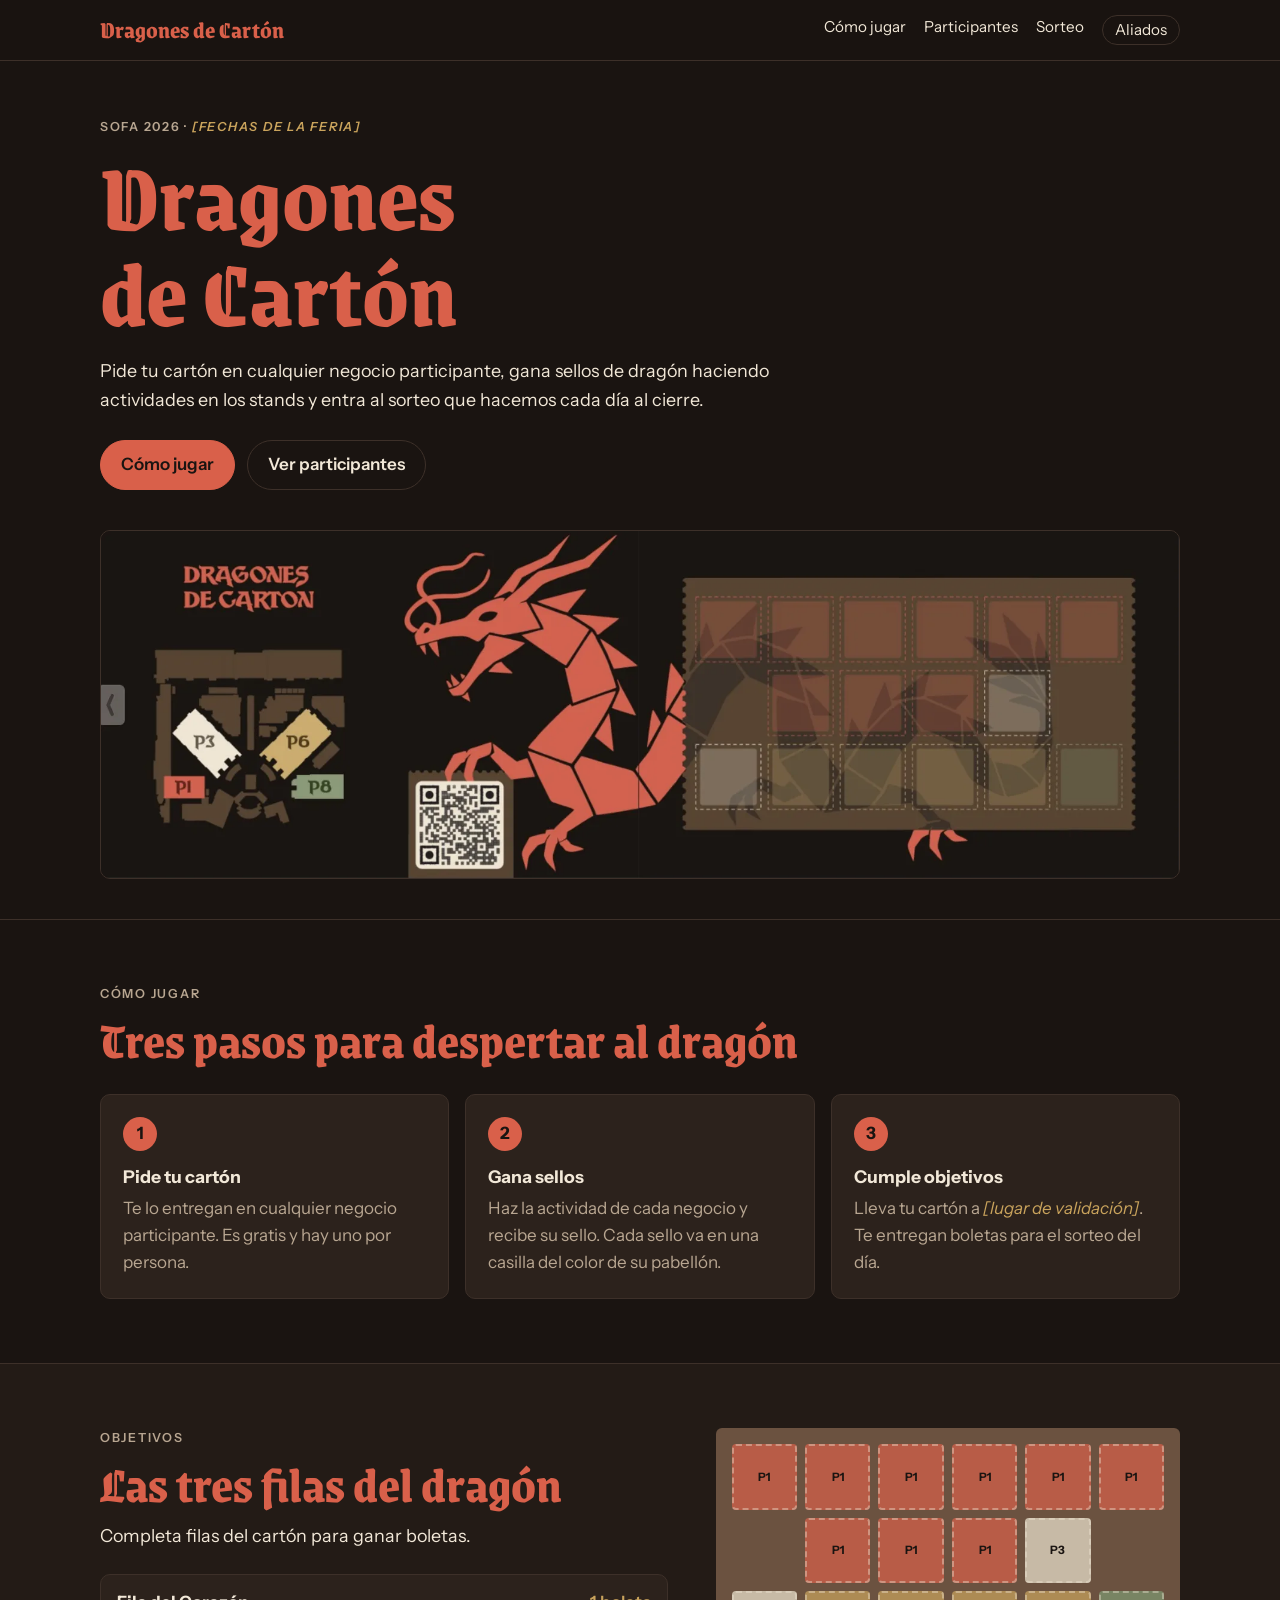
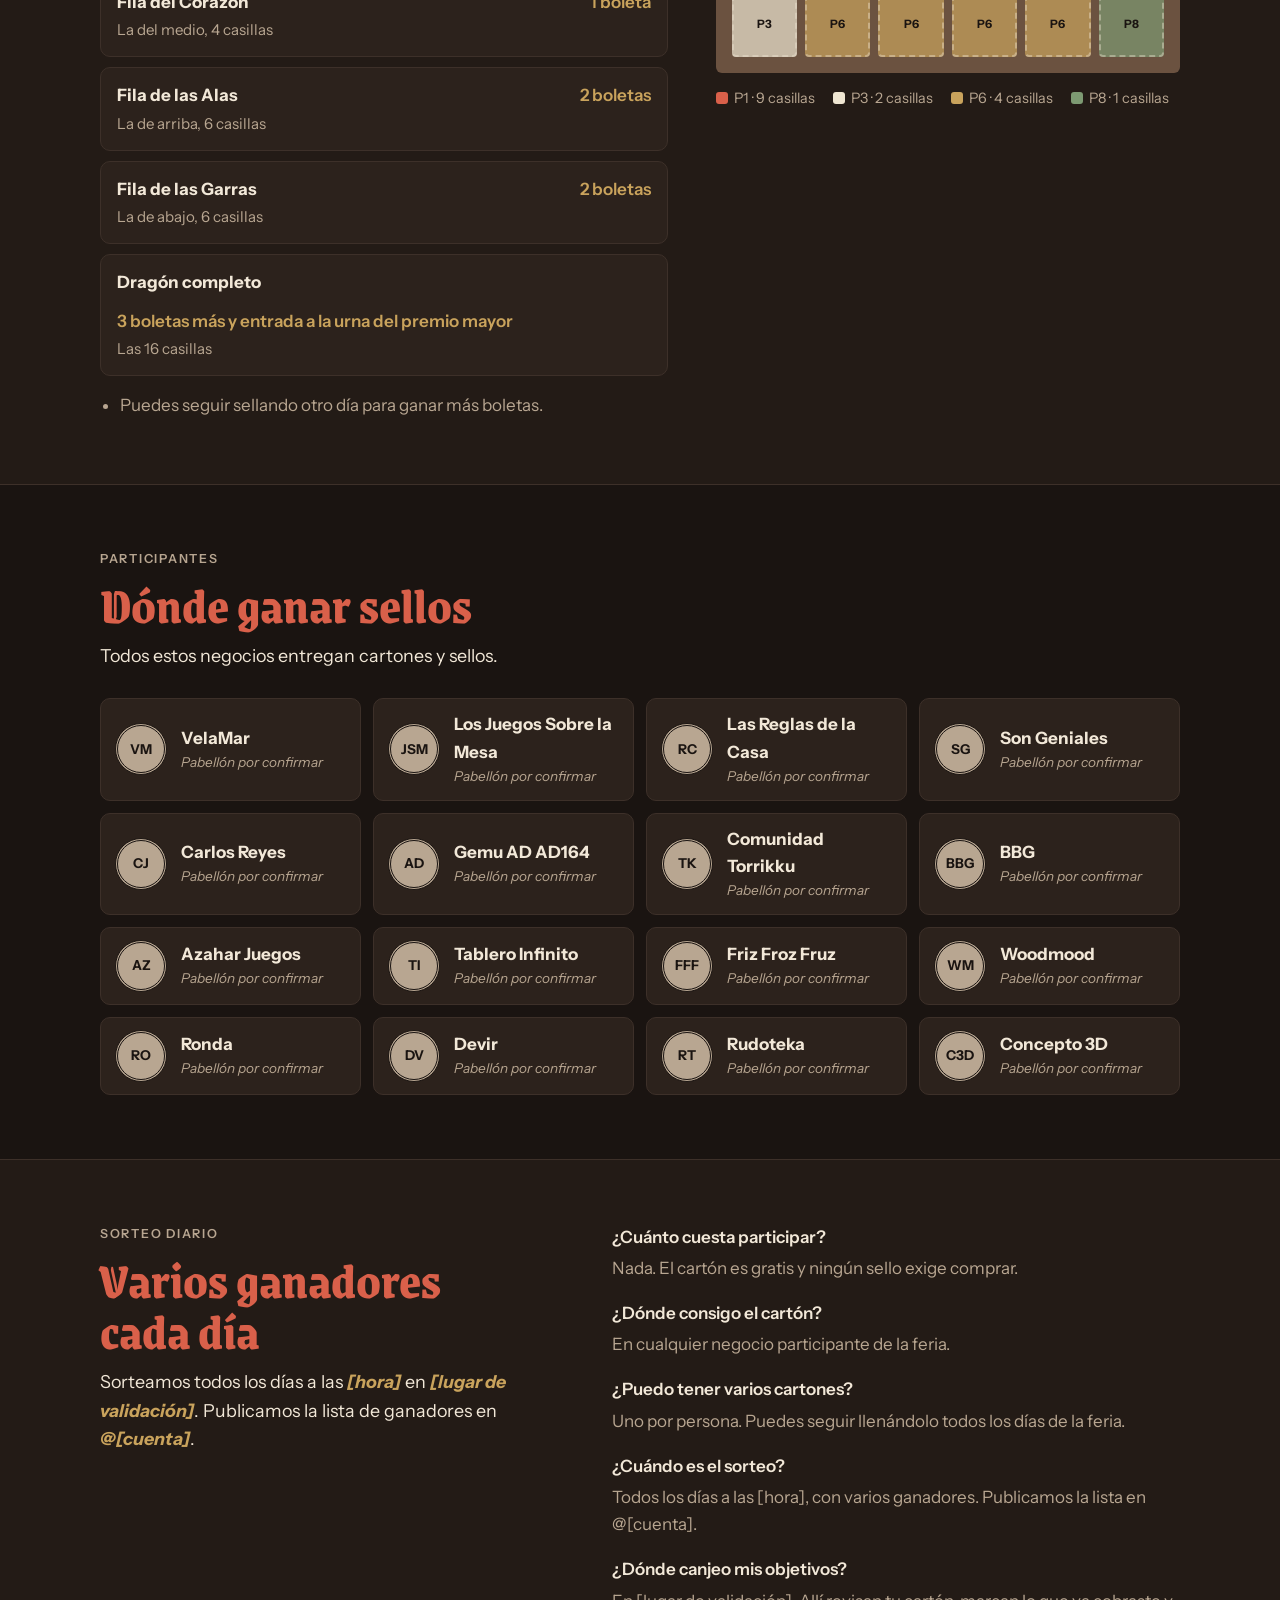
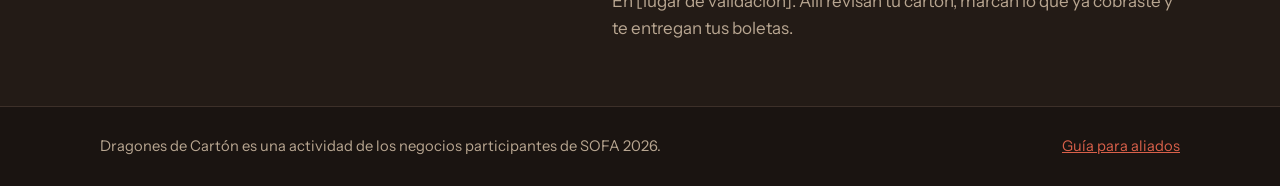
<file: index.html>
<!doctype html>
<html lang="es">
<head>
  <meta charset="utf-8">
  <meta name="viewport" content="width=device-width, initial-scale=1">
  <title>Dragones de Cartón · SOFA 2026</title>
  <meta name="description" content="Recorre la feria, gana sellos de dragón en los negocios participantes y entra al sorteo diario de premios.">
  <meta property="og:title" content="Dragones de Cartón · SOFA 2026">
  <meta property="og:description" content="Recorre la feria, gana sellos de dragón y entra al sorteo diario de premios.">
  <meta property="og:image" content="https://dragonesdecarton.netlify.app/assets/img/og.jpg">
  <meta property="og:url" content="https://dragonesdecarton.netlify.app/">
  <meta property="og:type" content="website">
  <meta name="theme-color" content="#1a1411">
  <link rel="icon" href="/assets/img/favicon.svg" type="image/svg+xml">
  <link rel="preconnect" href="https://fonts.googleapis.com">
  <link rel="preconnect" href="https://fonts.gstatic.com" crossorigin>
  <link rel="stylesheet" href="https://fonts.googleapis.com/css2?family=Grenze+Gotisch:wght@600;800&family=Instrument+Sans:wght@400;500;600;700&display=swap">
  <link rel="stylesheet" href="assets/css/styles.css">
</head>
<body>
  <a class="skip" href="#contenido">Saltar al contenido</a>

  <header class="topbar">
    <div class="wrap topbar__in">
      <a class="brand" href="index.html">Dragones de Cartón</a>
      <nav class="nav" aria-label="Principal">
        <a href="#como">Cómo jugar</a>
        <a href="#participantes">Participantes</a>
        <a href="#sorteo">Sorteo</a>
        <a href="aliados.html" class="nav__aliados">Aliados</a>
      </nav>
    </div>
  </header>

  <main id="contenido">
    <section class="hero">
      <div class="wrap hero__in">
        <div class="hero__text">
          <p class="eyebrow"><span data-dc="evento.feria"></span> · <span data-dc="evento.fechas"></span></p>
          <h1>Dragones<br>de Cartón</h1>
          <p class="lede">Pide tu cartón en cualquier negocio participante, gana sellos de dragón haciendo actividades en los stands y entra al sorteo que hacemos cada día al cierre.</p>
          <div class="cta">
            <a class="btn btn--primary" href="#como">Cómo jugar</a>
            <a class="btn" href="#participantes">Ver participantes</a>
          </div>
        </div>
        <figure class="hero__carton">
          <picture>
            <source srcset="assets/img/carton.webp" type="image/webp">
            <img src="assets/img/carton.jpg" alt="El cartón de Dragones de Cartón: mapa de pabellones, un dragón rojo y una cuadrícula de 16 casillas para sellos" width="1800" height="581">
          </picture>
        </figure>
      </div>
    </section>

    <section id="como" class="section">
      <div class="wrap">
        <p class="eyebrow">Cómo jugar</p>
        <h2>Tres pasos para despertar al dragón</h2>
        <ol class="steps">
          <li>
            <h3>Pide tu cartón</h3>
            <p>Te lo entregan en cualquier negocio participante. Es gratis y hay uno por persona.</p>
          </li>
          <li>
            <h3>Gana sellos</h3>
            <p>Haz la actividad de cada negocio y recibe su sello. Cada sello va en una casilla del color de su pabellón.</p>
          </li>
          <li>
            <h3>Cumple objetivos</h3>
            <p>Lleva tu cartón a <span data-dc="evento.lugarValidacion"></span>. Te entregan boletas para el sorteo del día.</p>
          </li>
        </ol>
      </div>
    </section>

    <section id="reglas" class="section section--alt">
      <div class="wrap reglas">
        <div>
          <p class="eyebrow">Objetivos</p>
          <h2 data-mecanica="nombre"></h2>
          <p class="lede" data-mecanica="resumen"></p>
          <ul class="objetivos" data-mecanica="objetivos"></ul>
          <ul class="extras" data-mecanica="extras"></ul>
        </div>
        <div>
          <div class="carton-grid" data-carton aria-label="Distribución de casillas del cartón por pabellón"></div>
          <ul class="legend" data-legend></ul>
        </div>
      </div>
    </section>

    <section id="participantes" class="section">
      <div class="wrap">
        <p class="eyebrow">Participantes</p>
        <h2>Dónde ganar sellos</h2>
        <p class="lede">Todos estos negocios entregan cartones y sellos.</p>
        <ul class="participantes" data-participantes></ul>
      </div>
    </section>

    <section id="sorteo" class="section section--alt">
      <div class="wrap sorteo">
        <div>
          <p class="eyebrow">Sorteo diario</p>
          <h2>Varios ganadores cada día</h2>
          <p class="lede">Sorteamos todos los días a las <strong data-dc="evento.horaSorteo"></strong> en <strong data-dc="evento.lugarValidacion"></strong>. Publicamos la lista de ganadores en <strong data-dc="evento.cuentaRedes"></strong>.</p>
        </div>
        <dl class="faq" data-faq></dl>
      </div>
    </section>
  </main>

  <footer class="footer">
    <div class="wrap footer__in">
      <p>Dragones de Cartón es una actividad de los negocios participantes de <span data-dc="evento.feria"></span>.</p>
      <a href="aliados.html">Guía para aliados</a>
    </div>
  </footer>

  <script src="assets/js/data.js"></script>
  <script src="assets/js/main.js"></script>
</body>
</html>
</file>
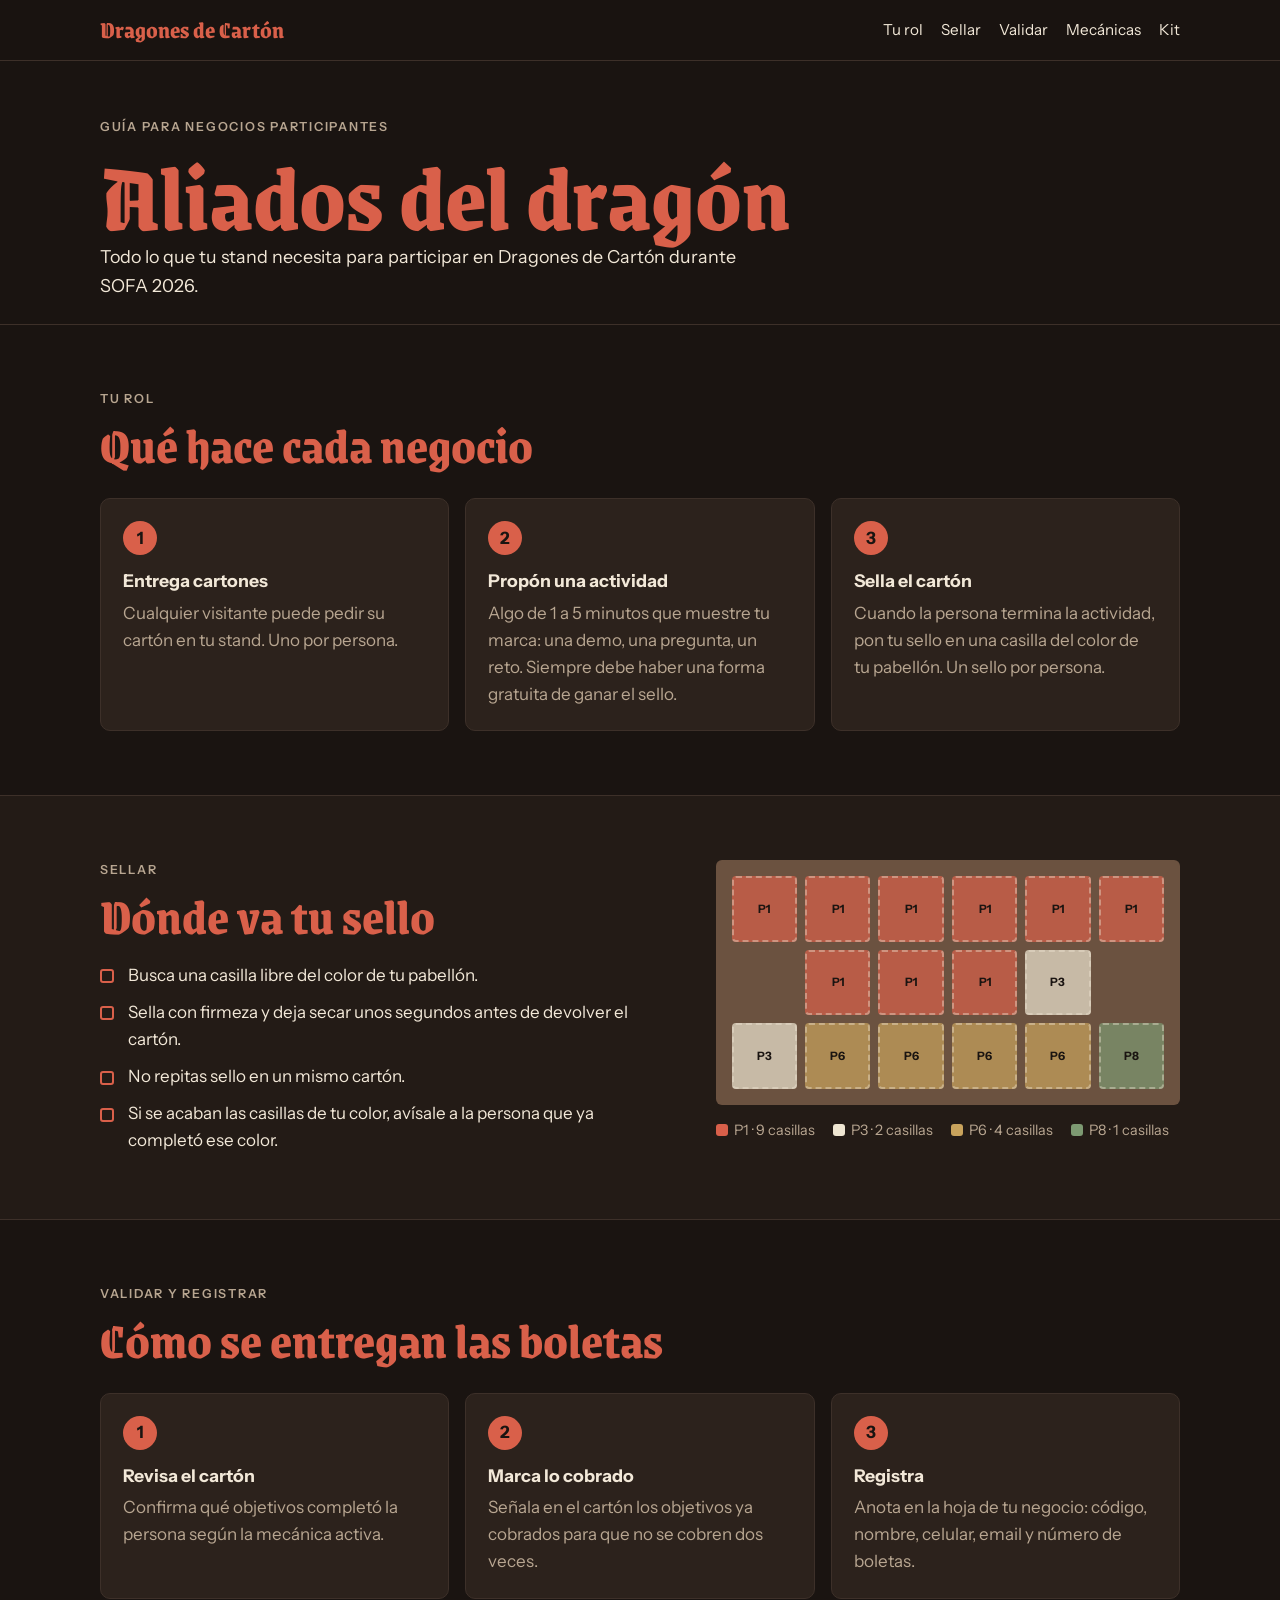
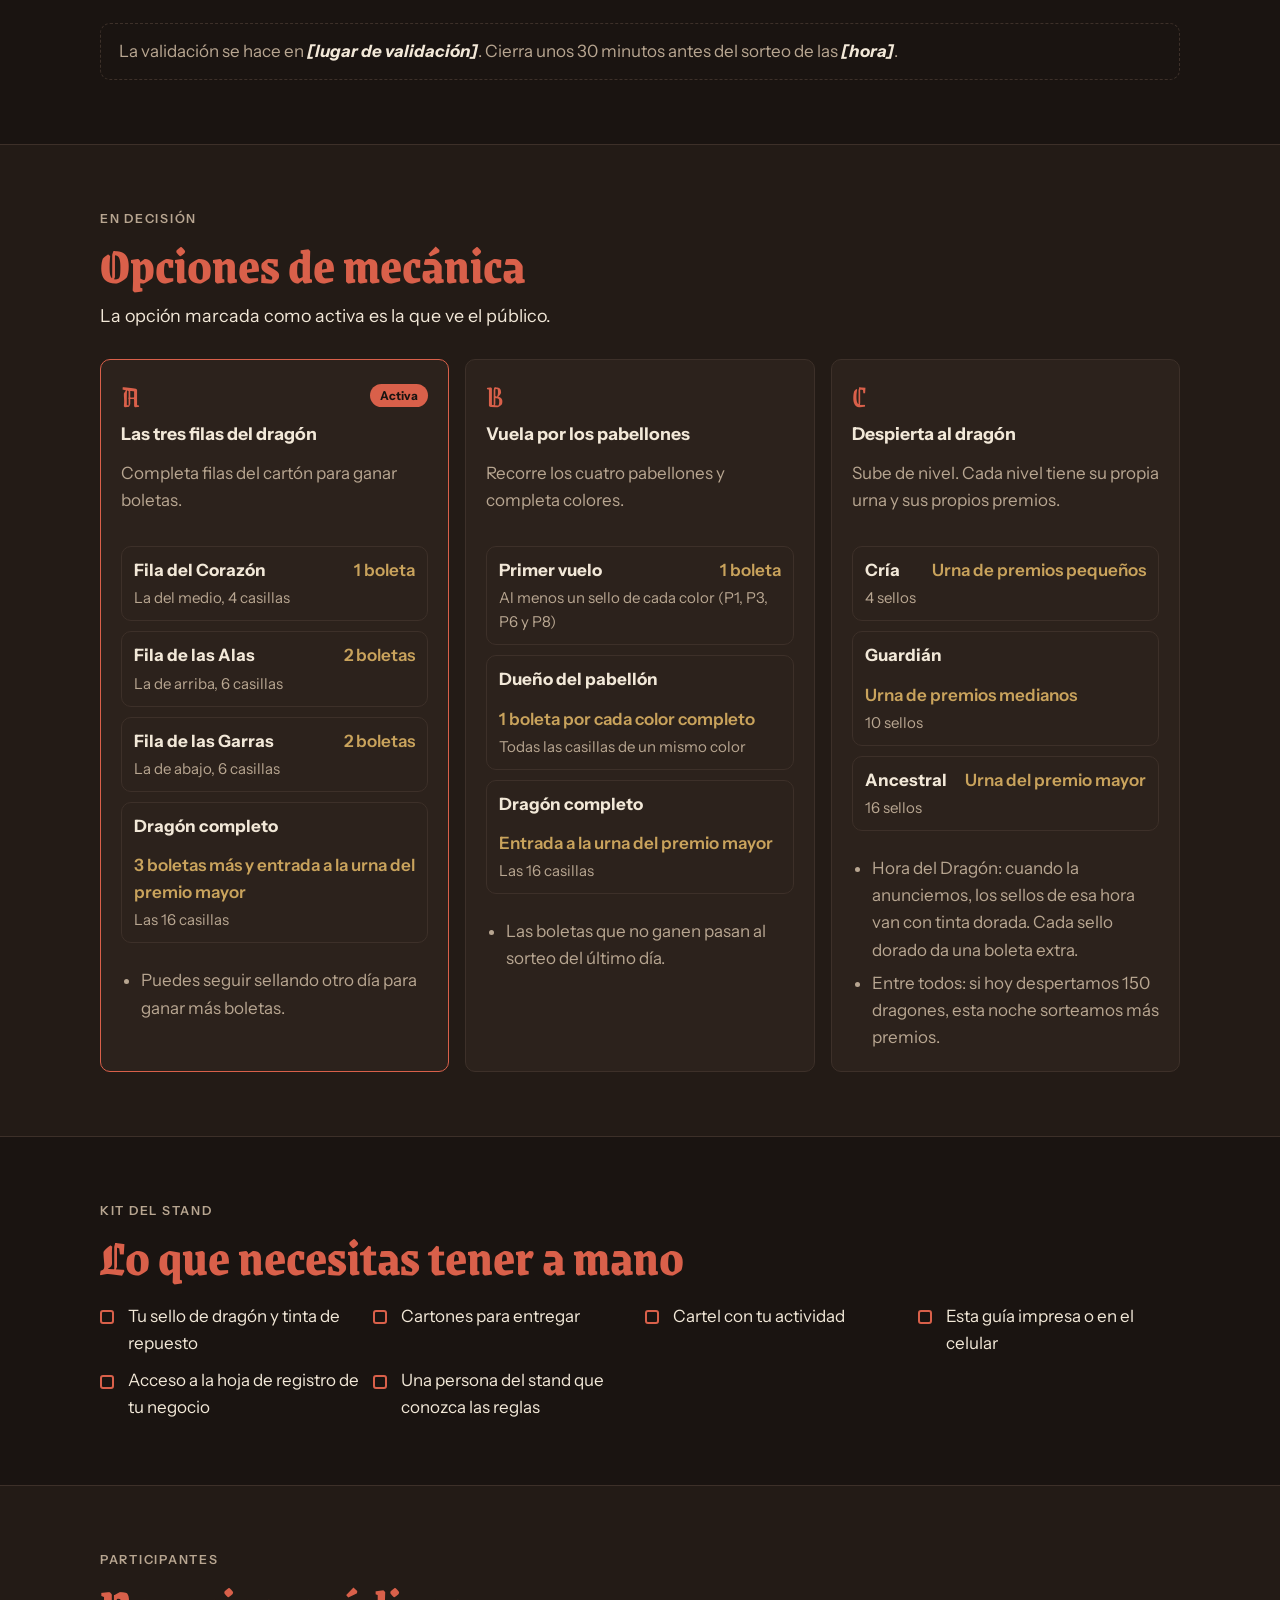
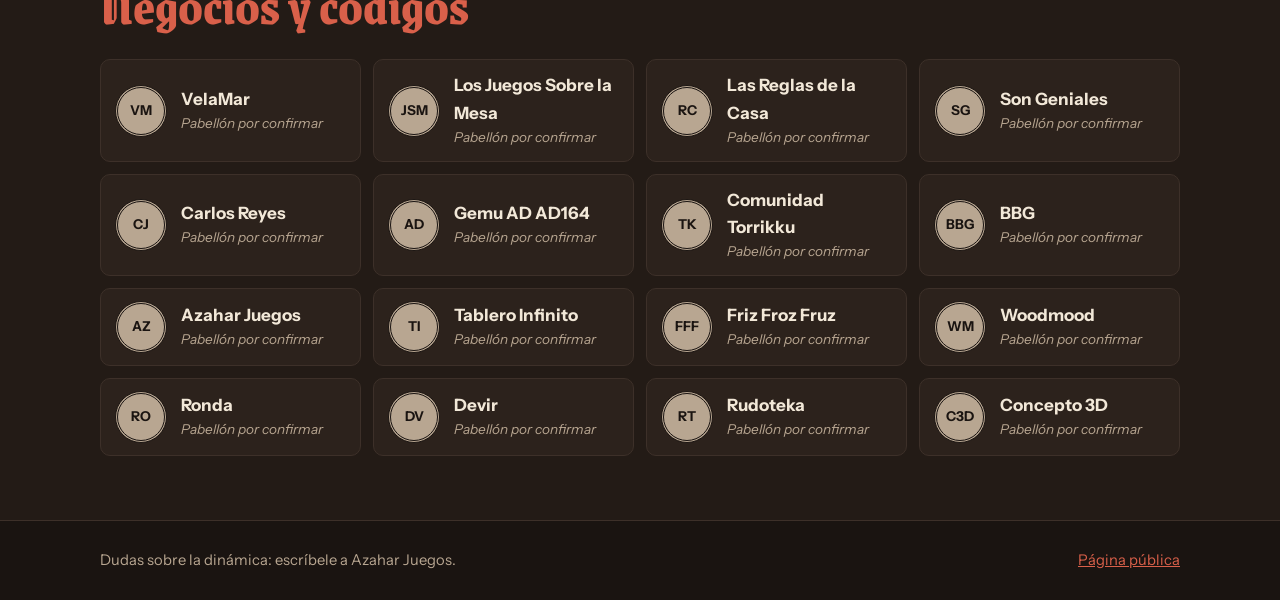
<file: aliados.html>
<!doctype html>
<html lang="es">
<head>
  <meta charset="utf-8">
  <meta name="viewport" content="width=device-width, initial-scale=1">
  <title>Guía para aliados · Dragones de Cartón</title>
  <meta name="description" content="Qué hace cada negocio participante en Dragones de Cartón: entregar cartones, sellar, validar y registrar boletas.">
  <meta name="robots" content="noindex">
  <meta name="theme-color" content="#1a1411">
  <link rel="icon" href="/assets/img/favicon.svg" type="image/svg+xml">
  <link rel="preconnect" href="https://fonts.googleapis.com">
  <link rel="preconnect" href="https://fonts.gstatic.com" crossorigin>
  <link rel="stylesheet" href="https://fonts.googleapis.com/css2?family=Grenze+Gotisch:wght@600;800&family=Instrument+Sans:wght@400;500;600;700&display=swap">
  <link rel="stylesheet" href="assets/css/styles.css">
</head>
<body>
  <a class="skip" href="#contenido">Saltar al contenido</a>

  <header class="topbar">
    <div class="wrap topbar__in">
      <a class="brand" href="index.html">Dragones de Cartón</a>
      <nav class="nav" aria-label="Guía">
        <a href="#rol">Tu rol</a>
        <a href="#sellar">Sellar</a>
        <a href="#validar">Validar</a>
        <a href="#mecanicas">Mecánicas</a>
        <a href="#kit">Kit</a>
      </nav>
    </div>
  </header>

  <main id="contenido">
    <section class="hero hero--small">
      <div class="wrap">
        <p class="eyebrow">Guía para negocios participantes</p>
        <h1>Aliados del dragón</h1>
        <p class="lede">Todo lo que tu stand necesita para participar en Dragones de Cartón durante <span data-dc="evento.feria"></span>.</p>
      </div>
    </section>

    <section id="rol" class="section">
      <div class="wrap">
        <p class="eyebrow">Tu rol</p>
        <h2>Qué hace cada negocio</h2>
        <ol class="steps">
          <li>
            <h3>Entrega cartones</h3>
            <p>Cualquier visitante puede pedir su cartón en tu stand. Uno por persona.</p>
          </li>
          <li>
            <h3>Propón una actividad</h3>
            <p>Algo de 1 a 5 minutos que muestre tu marca: una demo, una pregunta, un reto. Siempre debe haber una forma gratuita de ganar el sello.</p>
          </li>
          <li>
            <h3>Sella el cartón</h3>
            <p>Cuando la persona termina la actividad, pon tu sello en una casilla del color de tu pabellón. Un sello por persona.</p>
          </li>
        </ol>
      </div>
    </section>

    <section id="sellar" class="section section--alt">
      <div class="wrap reglas">
        <div>
          <p class="eyebrow">Sellar</p>
          <h2>Dónde va tu sello</h2>
          <ul class="checklist">
            <li>Busca una casilla libre del color de tu pabellón.</li>
            <li>Sella con firmeza y deja secar unos segundos antes de devolver el cartón.</li>
            <li>No repitas sello en un mismo cartón.</li>
            <li>Si se acaban las casillas de tu color, avísale a la persona que ya completó ese color.</li>
          </ul>
        </div>
        <div>
          <div class="carton-grid" data-carton aria-label="Distribución de casillas del cartón por pabellón"></div>
          <ul class="legend" data-legend></ul>
        </div>
      </div>
    </section>

    <section id="validar" class="section">
      <div class="wrap">
        <p class="eyebrow">Validar y registrar</p>
        <h2>Cómo se entregan las boletas</h2>
        <ol class="steps">
          <li>
            <h3>Revisa el cartón</h3>
            <p>Confirma qué objetivos completó la persona según la mecánica activa.</p>
          </li>
          <li>
            <h3>Marca lo cobrado</h3>
            <p>Señala en el cartón los objetivos ya cobrados para que no se cobren dos veces.</p>
          </li>
          <li>
            <h3>Registra</h3>
            <p>Anota en la hoja de tu negocio: código, nombre, celular, email y número de boletas.</p>
          </li>
        </ol>
        <p class="note">La validación se hace en <strong data-dc="evento.lugarValidacion"></strong>. Cierra unos 30 minutos antes del sorteo de las <strong data-dc="evento.horaSorteo"></strong>.</p>
      </div>
    </section>

    <section id="mecanicas" class="section section--alt">
      <div class="wrap">
        <p class="eyebrow">En decisión</p>
        <h2>Opciones de mecánica</h2>
        <p class="lede">La opción marcada como activa es la que ve el público.</p>
        <div class="mecanicas" data-mecanicas></div>
      </div>
    </section>

    <section id="kit" class="section">
      <div class="wrap">
        <p class="eyebrow">Kit del stand</p>
        <h2>Lo que necesitas tener a mano</h2>
        <ul class="checklist checklist--cols">
          <li>Tu sello de dragón y tinta de repuesto</li>
          <li>Cartones para entregar</li>
          <li>Cartel con tu actividad</li>
          <li>Esta guía impresa o en el celular</li>
          <li>Acceso a la hoja de registro de tu negocio</li>
          <li>Una persona del stand que conozca las reglas</li>
        </ul>
      </div>
    </section>

    <section class="section section--alt">
      <div class="wrap">
        <p class="eyebrow">Participantes</p>
        <h2>Negocios y códigos</h2>
        <ul class="participantes" data-participantes></ul>
      </div>
    </section>
  </main>

  <footer class="footer">
    <div class="wrap footer__in">
      <p>Dudas sobre la dinámica: escríbele a Azahar Juegos.</p>
      <a href="index.html">Página pública</a>
    </div>
  </footer>

  <script src="assets/js/data.js"></script>
  <script src="assets/js/main.js"></script>
</body>
</html>
</file>
<file: assets/css/styles.css>
/*
 * Dragones de Cartón · estilos
 * Paleta tomada del cartón impreso: fondo casi negro, dragón coral,
 * marrones de cartón y los colores de los cuatro pabellones.
 */
:root {
  --bg: #1a1411;
  --bg-alt: #231b16;
  --surface: #2c221c;
  --line: #3d3029;
  --ink: #f2e8d8;
  --muted: #b8a691;
  --dragon: #d9604a;
  --dragon-ink: #1a1411;
  --kraft: #6b5240;

  /* Pabellones (ajustar a los valores exactos del cartón) */
  --p1: #d9604a;
  --p3: #efe6d2;
  --p6: #c9a35c;
  --p8: #7d9a72;

  --f-display: "Grenze Gotisch", Georgia, serif;
  --f-body: "Instrument Sans", system-ui, -apple-system, "Segoe UI", sans-serif;

  --radius: 10px;
  --wrap: 1120px;
  color-scheme: dark;
}

*,
*::before,
*::after { box-sizing: border-box; }

html { scroll-behavior: smooth; scroll-padding-top: 72px; }
@media (prefers-reduced-motion: reduce) { html { scroll-behavior: auto; } }

body {
  margin: 0;
  background: var(--bg);
  color: var(--ink);
  font-family: var(--f-body);
  font-size: 17px;
  line-height: 1.6;
}

img { max-width: 100%; height: auto; display: block; }
a { color: var(--dragon); }
:focus-visible { outline: 2px solid var(--dragon); outline-offset: 3px; }

.wrap { max-width: var(--wrap); margin: 0 auto; padding-inline: 20px; }

.skip { position: absolute; left: -999px; top: 8px; background: var(--dragon); color: var(--dragon-ink); padding: 8px 12px; border-radius: 6px; z-index: 20; }
.skip:focus { left: 8px; }

h1, h2 { font-family: var(--f-display); font-weight: 800; line-height: 1; margin: 0; text-wrap: balance; color: var(--dragon); }
h1 { font-size: clamp(3.2rem, 9vw, 6rem); }
h2 { font-size: clamp(2.2rem, 5vw, 3.2rem); margin-bottom: 12px; }
h3 { font-size: 1.1rem; margin: 0 0 4px; }
p { margin: 0; }

.eyebrow { font-size: .78rem; font-weight: 600; letter-spacing: .14em; text-transform: uppercase; color: var(--muted); margin-bottom: 10px; }
.lede { font-size: 1.12rem; max-width: 38em; color: var(--ink); }
.muted { color: var(--muted); }
.pending { color: var(--p6); font-style: italic; }

/* Barra superior */
.topbar { position: sticky; top: 0; z-index: 10; background: color-mix(in srgb, var(--bg) 92%, transparent); backdrop-filter: blur(6px); border-bottom: 1px solid var(--line); }
.topbar__in { display: flex; align-items: center; justify-content: space-between; gap: 16px; min-height: 60px; flex-wrap: wrap; }
.brand { font-family: var(--f-display); font-weight: 800; font-size: 1.5rem; color: var(--dragon); text-decoration: none; }
.nav { display: flex; gap: 18px; flex-wrap: wrap; }
.nav a { color: var(--ink); text-decoration: none; font-size: .95rem; }
.nav a:hover { color: var(--dragon); }
.nav__aliados { border: 1px solid var(--line); border-radius: 99px; padding: 2px 12px; }

/* Hero */
.hero { padding-block: 56px 40px; }
.hero--small { padding-block: 56px 24px; }
.hero__in { display: grid; gap: 40px; }
.hero__text .lede { margin-top: 18px; }
.hero__carton { margin: 0; border-radius: var(--radius); overflow: hidden; border: 1px solid var(--line); }
.cta { display: flex; gap: 12px; flex-wrap: wrap; margin-top: 26px; }

.btn { display: inline-block; padding: 10px 20px; border-radius: 99px; border: 1px solid var(--line); color: var(--ink); text-decoration: none; font-weight: 600; }
.btn:hover { border-color: var(--dragon); }
.btn--primary { background: var(--dragon); border-color: var(--dragon); color: var(--dragon-ink); }
.btn--primary:hover { filter: brightness(1.08); }

/* Secciones */
.section { padding-block: 64px; border-top: 1px solid var(--line); }
.section--alt { background: var(--bg-alt); }

/* Pasos */
.steps { list-style: none; padding: 0; margin: 28px 0 0; display: grid; grid-template-columns: repeat(auto-fit, minmax(240px, 1fr)); gap: 16px; counter-reset: s; }
.steps li { counter-increment: s; background: var(--surface); border: 1px solid var(--line); border-radius: var(--radius); padding: 22px; }
.steps li::before { content: counter(s); display: grid; place-items: center; width: 34px; height: 34px; border-radius: 50%; background: var(--dragon); color: var(--dragon-ink); font-weight: 700; margin-bottom: 12px; }
.steps p { color: var(--muted); }

/* Reglas y cartón */
.reglas { display: grid; grid-template-columns: minmax(0, 1.1fr) minmax(0, .9fr); gap: 48px; align-items: start; }
.objetivos { list-style: none; padding: 0; margin: 24px 0 0; display: grid; gap: 10px; }
.objetivos li { background: var(--surface); border: 1px solid var(--line); border-radius: var(--radius); padding: 14px 16px; display: grid; gap: 2px; }
.objetivo__head { display: flex; justify-content: space-between; gap: 12px; flex-wrap: wrap; }
.objetivo__premio { color: var(--p6); font-weight: 600; }
.objetivo__detalle { color: var(--muted); font-size: .94rem; }
.objetivos--compact li { padding: 10px 12px; }
.extras { margin: 16px 0 0; padding-left: 20px; color: var(--muted); display: grid; gap: 6px; }

.carton-grid { display: grid; grid-template-columns: repeat(6, 1fr); gap: 8px; background: var(--kraft); padding: 16px; border-radius: 6px; }
.casilla { aspect-ratio: 1; border-radius: 4px; border: 2px dashed color-mix(in srgb, var(--ink) 40%, transparent); background: color-mix(in srgb, var(--c) 70%, var(--kraft)); display: grid; place-items: center; font-size: .72rem; font-weight: 700; color: var(--dragon-ink); }
.casilla--vacia { background: transparent; border-color: transparent; }
.legend { list-style: none; padding: 0; margin: 14px 0 0; display: flex; flex-wrap: wrap; gap: 8px 18px; font-size: .9rem; color: var(--muted); }
.legend li { display: flex; align-items: center; gap: 6px; }
.dot { width: 12px; height: 12px; border-radius: 3px; background: var(--c); }

/* Participantes */
.participantes { list-style: none; padding: 0; margin: 28px 0 0; display: grid; grid-template-columns: repeat(auto-fill, minmax(240px, 1fr)); gap: 12px; }
.participante { display: flex; gap: 14px; align-items: center; background: var(--surface); border: 1px solid var(--line); border-radius: var(--radius); padding: 12px 14px; }
.participante div { display: grid; min-width: 0; }
.participante__code { flex: none; width: 52px; height: 52px; border-radius: 50%; display: grid; place-items: center; font-weight: 700; font-size: .85rem; color: var(--dragon-ink); background: var(--c, var(--muted)); border: 3px double var(--bg); }
.participante__meta { font-size: .85rem; color: var(--muted); }
.participante__act { font-size: .85rem; }

/* Sorteo y preguntas */
.sorteo { display: grid; grid-template-columns: minmax(0, .9fr) minmax(0, 1.1fr); gap: 48px; }
.faq { margin: 0; display: grid; gap: 4px; }
.faq dt { font-weight: 600; margin-top: 14px; }
.faq dt:first-child { margin-top: 0; }
.faq dd { margin: 0; color: var(--muted); }

/* Guía para aliados */
.checklist { list-style: none; padding: 0; margin: 20px 0 0; display: grid; gap: 10px; }
.checklist li { padding-left: 28px; position: relative; }
.checklist li::before { content: ""; position: absolute; left: 0; top: .45em; width: 14px; height: 14px; border: 2px solid var(--dragon); border-radius: 3px; }
.checklist--cols { grid-template-columns: repeat(auto-fit, minmax(260px, 1fr)); }
.note { margin-top: 24px; padding: 14px 18px; border: 1px dashed var(--line); border-radius: var(--radius); color: var(--muted); }
.note strong { color: var(--ink); }

.mecanicas { display: grid; grid-template-columns: repeat(auto-fit, minmax(280px, 1fr)); gap: 16px; margin-top: 28px; }
.mecanica { background: var(--surface); border: 1px solid var(--line); border-radius: var(--radius); padding: 20px; display: grid; gap: 8px; align-content: start; }
.mecanica.is-active { border-color: var(--dragon); }
.mecanica__top { display: flex; justify-content: space-between; align-items: center; }
.mecanica__id { font-family: var(--f-display); font-size: 2rem; line-height: 1; color: var(--dragon); }
.badge { font-size: .75rem; font-weight: 700; background: var(--dragon); color: var(--dragon-ink); border-radius: 99px; padding: 2px 10px; }

/* Pie */
.footer { border-top: 1px solid var(--line); padding-block: 28px; color: var(--muted); font-size: .92rem; }
.footer__in { display: flex; justify-content: space-between; gap: 16px; flex-wrap: wrap; }

/* Pantallas medianas y chicas */
@media (max-width: 860px) {
  .reglas, .sorteo { grid-template-columns: 1fr; gap: 32px; }
}
@media (max-width: 560px) {
  body { font-size: 16px; }
  .nav { gap: 12px; }
  .section { padding-block: 48px; }
  .carton-grid { gap: 5px; padding: 10px; }
}
</file>
